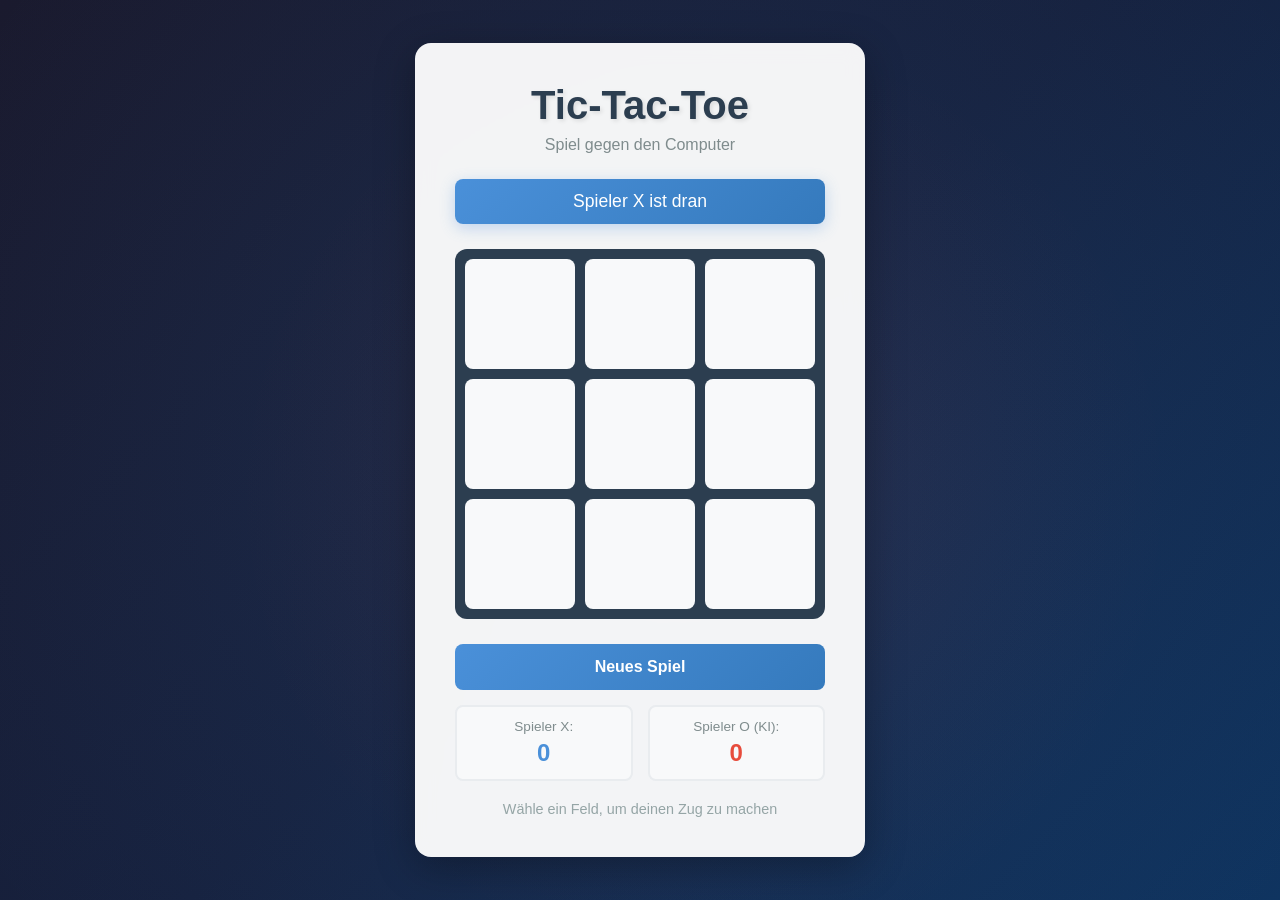
<file: index.html>
<!DOCTYPE html>
<html lang="de">
<head>
    <meta charset="UTF-8">
    <meta name="viewport" content="width=device-width, initial-scale=1.0">
    <title>Tic-Tac-Toe</title>
    <link rel="stylesheet" href="styles.css">
</head>
<body>
    <div class="background">
        <div class="game-container">
            <header class="game-header">
                <h1>Tic-Tac-Toe</h1>
                <p class="subtitle">Spiel gegen den Computer</p>
            </header>
            
            <div class="status-display">
                <span id="status-text">Spieler X ist dran</span>
            </div>
            
            <div class="game-board" id="game-board">
                <button class="cell" data-index="0"></button>
                <button class="cell" data-index="1"></button>
                <button class="cell" data-index="2"></button>
                <button class="cell" data-index="3"></button>
                <button class="cell" data-index="4"></button>
                <button class="cell" data-index="5"></button>
                <button class="cell" data-index="6"></button>
                <button class="cell" data-index="7"></button>
                <button class="cell" data-index="8"></button>
            </div>
            
            <div class="game-controls">
                <button id="restart-btn" class="btn">Neues Spiel</button>
                <div class="score-board">
                    <div class="score">
                        <span class="score-label">Spieler X:</span>
                        <span id="score-x">0</span>
                    </div>
                    <div class="score">
                        <span class="score-label">Spieler O (KI):</span>
                        <span id="score-o">0</span>
                    </div>
                </div>
            </div>
            
            <footer class="game-footer">
                <p>Wähle ein Feld, um deinen Zug zu machen</p>
            </footer>
        </div>
    </div>
    
    <script src="script.js"></script>
</body>
</html>
</file>
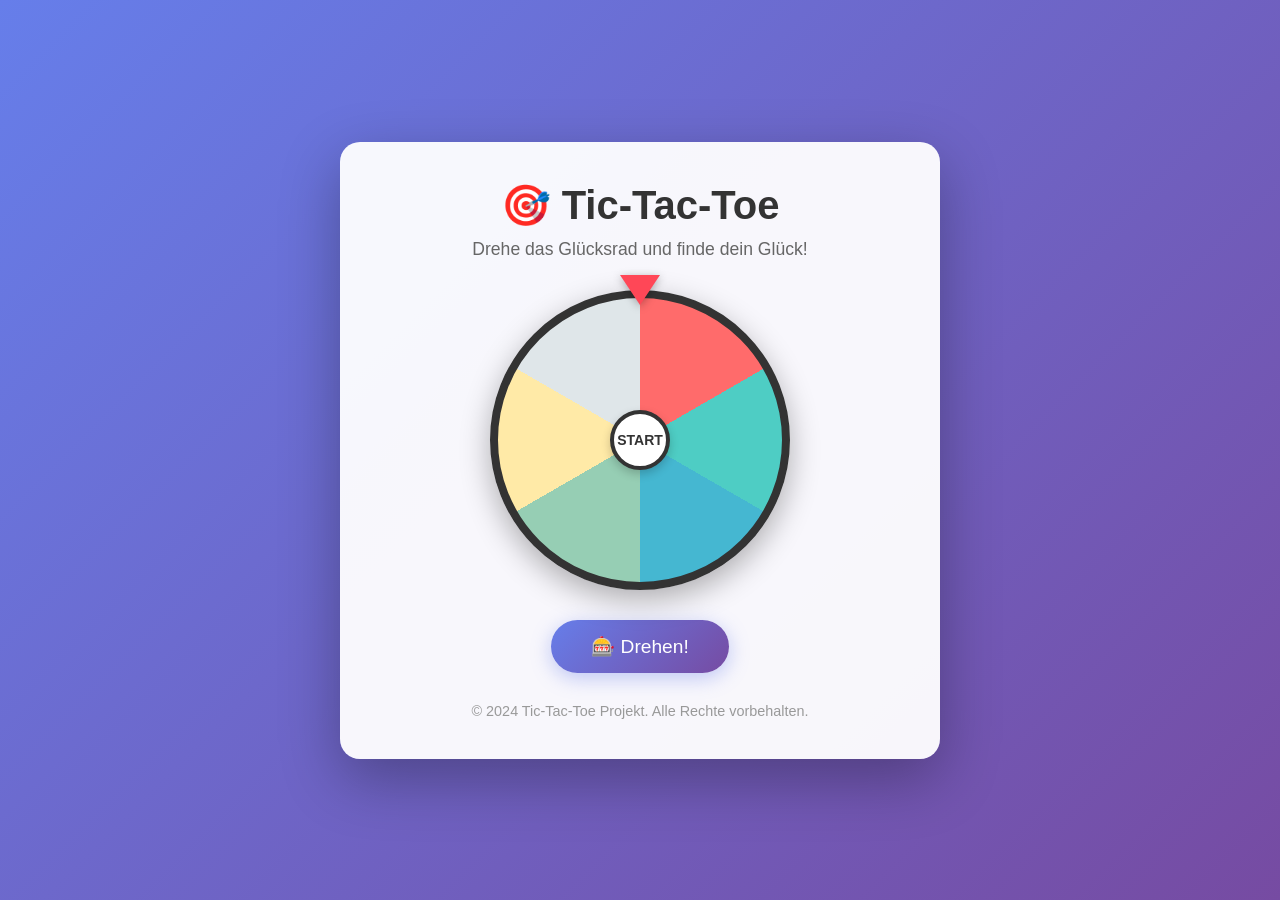
<file: glücksrad-web-app/index.html>
<!DOCTYPE html>
<html lang="de">
<head>
    <meta charset="UTF-8">
    <meta name="viewport" content="width=device-width, initial-scale=1.0">
    <meta name="description" content="Tic-Tac-Toe Spiel mit Glücksrad - Ein interaktives Spiel für Jung und Alt">
    <meta name="author" content="Development Team">
    <meta name="keywords" content="Tic-Tac-Toe, Spiel, Glücksrad, Python, Desktop-Anwendung">
    
    <title>Tic-Tac-Toe mit Glücksrad</title>
    
    <style>
        /* CSS Reset und Basis-Styles */
        * {
            margin: 0;
            padding: 0;
            box-sizing: border-box;
        }
        
        body {
            font-family: 'Segoe UI', Tahoma, Geneva, Verdana, sans-serif;
            background: linear-gradient(135deg, #667eea 0%, #764ba2 100%);
            min-height: 100vh;
            display: flex;
            justify-content: center;
            align-items: center;
            padding: 20px;
        }
        
        .container {
            background-color: rgba(255, 255, 255, 0.95);
            border-radius: 20px;
            box-shadow: 0 20px 60px rgba(0, 0, 0, 0.3);
            padding: 40px;
            max-width: 600px;
            width: 100%;
            text-align: center;
        }
        
        h1 {
            color: #333;
            margin-bottom: 10px;
            font-size: 2.5rem;
        }
        
        .subtitle {
            color: #666;
            margin-bottom: 30px;
            font-size: 1.1rem;
        }
        
        /* Glücksrad Container */
        .wheel-container {
            position: relative;
            width: 300px;
            height: 300px;
            margin: 0 auto 30px;
        }
        
        .wheel {
            width: 100%;
            height: 100%;
            border-radius: 50%;
            background: conic-gradient(
                #ff6b6b 0deg 60deg,
                #4ecdc4 60deg 120deg,
                #45b7d1 120deg 180deg,
                #96ceb4 180deg 240deg,
                #ffeaa7 240deg 300deg,
                #dfe6e9 300deg 360deg
            );
            border: 8px solid #333;
            box-shadow: 0 10px 30px rgba(0, 0, 0, 0.3);
            transition: transform 3s cubic-bezier(0.17, 0.67, 0.12, 0.99);
            cursor: pointer;
        }
        
        .wheel:hover {
            transform: scale(1.02);
        }
        
        .wheel-pointer {
            position: absolute;
            top: -15px;
            left: 50%;
            transform: translateX(-50%);
            width: 0;
            height: 0;
            border-left: 20px solid transparent;
            border-right: 20px solid transparent;
            border-top: 30px solid #ff4757;
            z-index: 10;
            filter: drop-shadow(0 2px 4px rgba(0, 0, 0, 0.3));
        }
        
        .wheel-center {
            position: absolute;
            top: 50%;
            left: 50%;
            transform: translate(-50%, -50%);
            width: 60px;
            height: 60px;
            background-color: #fff;
            border-radius: 50%;
            border: 4px solid #333;
            display: flex;
            justify-content: center;
            align-items: center;
            font-weight: bold;
            font-size: 14px;
            color: #333;
            box-shadow: 0 4px 10px rgba(0, 0, 0, 0.2);
        }
        
        /* Button Styles */
        .spin-button {
            background: linear-gradient(135deg, #667eea 0%, #764ba2 100%);
            color: white;
            border: none;
            padding: 15px 40px;
            font-size: 1.2rem;
            border-radius: 30px;
            cursor: pointer;
            transition: all 0.3s ease;
            box-shadow: 0 5px 20px rgba(102, 126, 234, 0.4);
        }
        
        .spin-button:hover {
            transform: translateY(-2px);
            box-shadow: 0 8px 25px rgba(102, 126, 234, 0.6);
        }
        
        .spin-button:active {
            transform: translateY(0);
        }
        
        .spin-button:disabled {
            background: #ccc;
            cursor: not-allowed;
            box-shadow: none;
        }
        
        /* Ergebnis-Anzeige */
        .result {
            margin-top: 20px;
            padding: 15px;
            border-radius: 10px;
            background-color: #f8f9fa;
            display: none;
        }
        
        .result.show {
            display: block;
            animation: fadeIn 0.5s ease;
        }
        
        .result-text {
            font-size: 1.3rem;
            color: #333;
            font-weight: bold;
        }
        
        @keyframes fadeIn {
            from { opacity: 0; transform: translateY(-10px); }
            to { opacity: 1; transform: translateY(0); }
        }
        
        /* Footer */
        .footer {
            margin-top: 30px;
            color: #999;
            font-size: 0.9rem;
        }
        
        .footer a {
            color: #667eea;
            text-decoration: none;
        }
        
        .footer a:hover {
            text-decoration: underline;
        }
    </style>
</head>
<body>
    <div class="container">
        <h1>🎯 Tic-Tac-Toe</h1>
        <p class="subtitle">Drehe das Glücksrad und finde dein Glück!</p>
        
        <!-- Glücksrad Container -->
        <div class="wheel-container">
            <div class="wheel-pointer"></div>
            <div class="wheel" id="wheel" role="img" aria-label="Glücksrad"></div>
            <div class="wheel-center">START</div>
        </div>
        
        <!-- Spin Button -->
        <button class="spin-button" id="spinBtn" onclick="spinWheel()">
            🎰 Drehen!
        </button>
        
        <!-- Ergebnis Anzeige -->
        <div class="result" id="result">
            <p class="result-text" id="resultText"></p>
        </div>
        
        <!-- Footer -->
        <footer class="footer">
            <p>&copy; 2024 Tic-Tac-Toe Projekt. Alle Rechte vorbehalten.</p>
        </footer>
    </div>
    
    <script>
        // Glücksrad Konfiguration
        const wheel = document.getElementById('wheel');
        const spinBtn = document.getElementById('spinBtn');
        const result = document.getElementByResult('result');
        const resultText = document.getElementById('resultText');
        
        // Segmente des Glücksrads
        const segments = [
            'X', 'O', 'Nochmal', 'O', 'X', 'Freilos'
        ];
        
        // Farben für die Segmente
        const colors = [
            '#ff6b6b', '#4ecdc4', '#45b7d1', 
            '#96ceb4', '#ffeaa7', '#dfe6e9'
        ];
        
        let currentRotation = 0;
        let isSpinning = false;
        
        /**
         * Dreht das Glücksrad
         */
        function spinWheel() {
            if (isSpinning) return;
            
            isSpinning = true;
            spinBtn.disabled = true;
            result.classList.remove('show');
            
            // Zufällige Drehung zwischen 5 und 10 Umdrehungen
            const spins = Math.floor(Math.random() * 5) + 5;
            const degrees = Math.floor(Math.random() * 360);
            const totalRotation = currentRotation + (spins * 360) + degrees;
            
            // CSS Transformation anwenden
            wheel.style.transform = `rotate(${totalRotation}deg)`;
            currentRotation = totalRotation;
            
            // Nach der Animation das Ergebnis anzeigen
            setTimeout(() => {
                showResult(degrees);
                isSpinning = false;
                spinBtn.disabled = false;
            }, 3000);
        }
        
        /**
         * Zeigt das Ergebnis an
         * @param {number} degrees - Der Gradwinkel der Landung
         */
        function showResult(degrees) {
            // Berechne welches Segment gewonnen hat
            const segmentAngle = 360 / segments.length;
            const winningIndex = Math.floor(((degrees % 360) + segmentAngle / 2) / segmentAngle) % segments.length;
            const winningSegment = segments[winningIndex];
            
            resultText.textContent = `Ergebnis: ${winningSegment}`;
            result.classList.add('show');
        }
        
        // Keyboard Accessibility
        document.addEventListener('keydown', (e) => {
            if (e.code === 'Space' && !isSpinning) {
                e.preventDefault();
                spinWheel();
            }
        });
    </script>
</body>
</html>
</file>
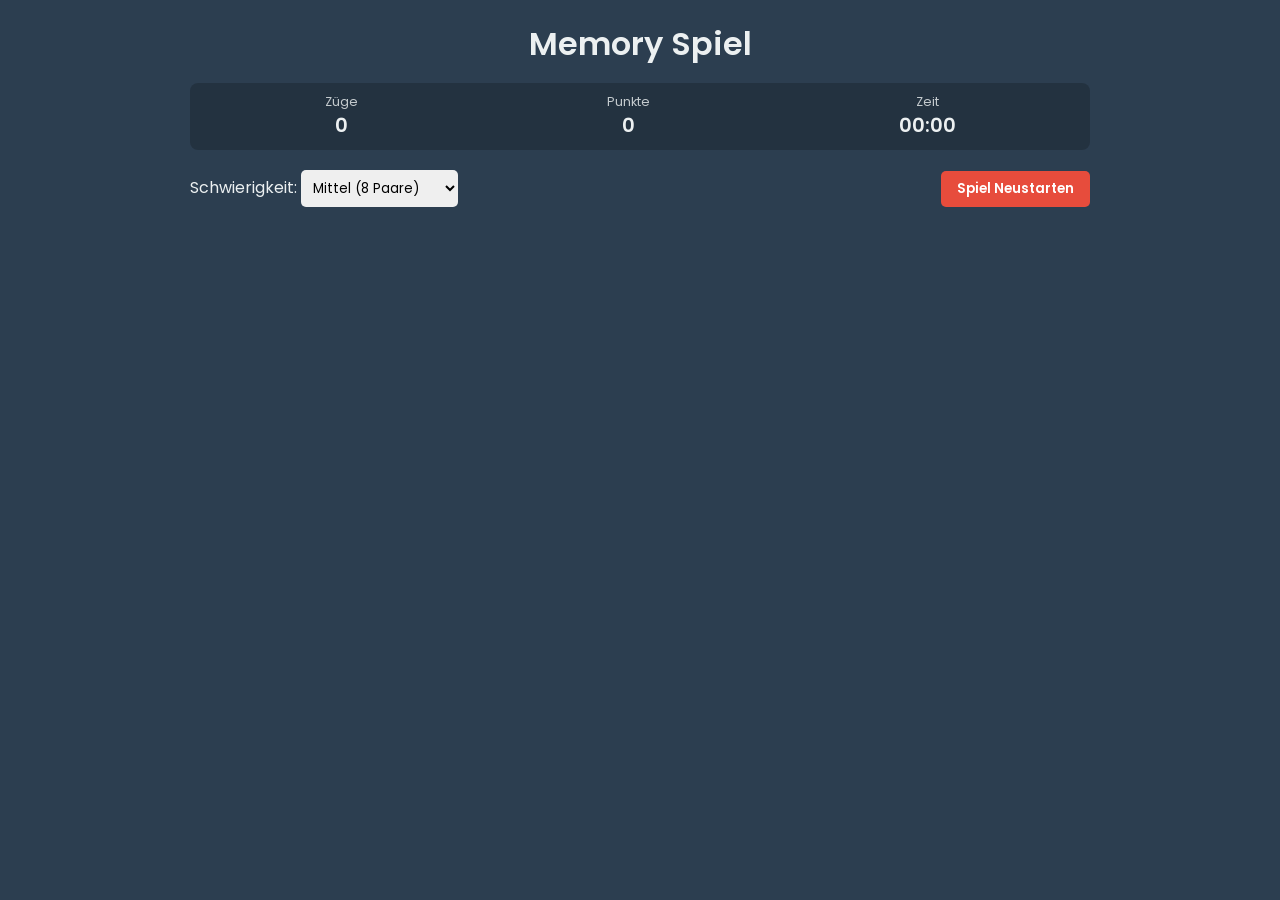
<file: projects/idle/20260427-0755-we-need-to-produce-a-project-description/index.html>
<!DOCTYPE html>
<html lang="de">
<head>
    <meta charset="UTF-8">
    <meta name="viewport" content="width=device-width, initial-scale=1.0">
    <title>Memory Spiel - Interaktiv</title>
    <link rel="stylesheet" href="style.css">
    <!-- Optional: Google Font für schöne Typografie -->
    <link href="https://fonts.googleapis.com/css2?family=Poppins:wght@400;600&display=swap" rel="stylesheet">
</head>
<body>

    <div class="container">
        <!-- Header Bereich: Titel und Statistiken -->
        <header>
            <h1>Memory Spiel</h1>
            <div class="stats-container">
                <div class="stat-box">
                    <span class="label">Züge</span>
                    <span id="moves" class="value">0</span>
                </div>
                <div class="stat-box">
                    <span class="label">Punkte</span>
                    <span id="score" class="value">0</span>
                </div>
                <div class="stat-box">
                    <span class="label">Zeit</span>
                    <span id="timer" class="value">00:00</span>
                </div>
            </div>
        </header>

        <!-- Steuerungsbereich: Schwierigkeit und Neustart -->
        <div class="controls">
            <div class="difficulty-selector">
                <label for="difficulty">Schwierigkeit:</label>
                <select id="difficulty">
                    <option value="6">Einfach (6 Paare)</option>
                    <option value="8" selected>Mittel (8 Paare)</option>
                    <option value="12">Schwer (12 Paare)</option>
                </select>
            </div>
            <button id="restart-btn" class="btn">Spiel Neustarten</button>
        </div>

        <!-- Spielbrett (Grid) -->
        <div class="game-board" id="game-board">
            <!-- Karten werden hier per JavaScript eingefügt -->
        </div>
        
        <!-- Siegesnachricht (versteckt) -->
        <div id="win-message" class="win-message hidden">
            <h2>Herzlichen Glückwunsch!</h2>
            <p>Du hast gewonnen!</p>
        </div>
    </div>

    <script src="script.js"></script>
</body>
</html>
</file>
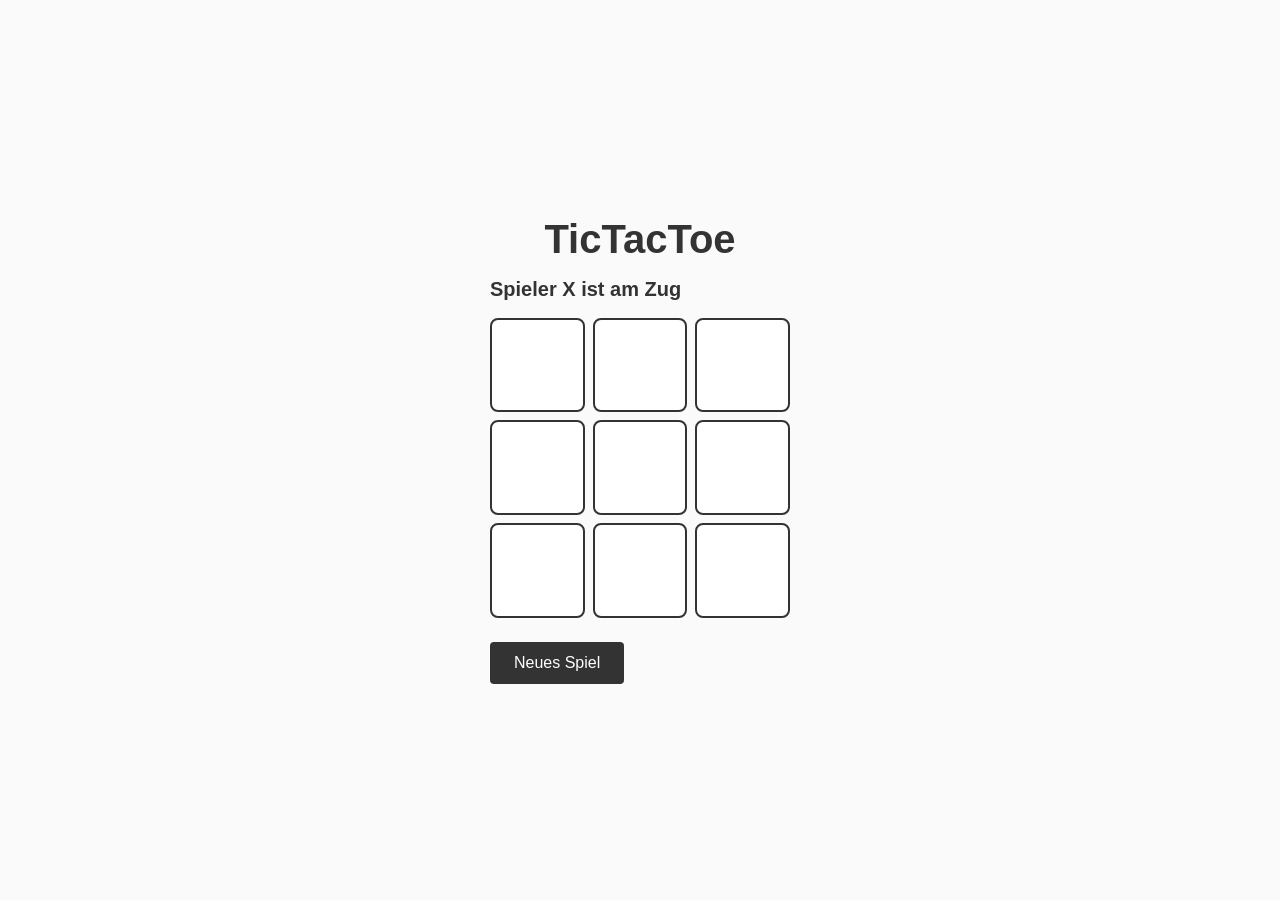
<file: projects/user/20260427-0501-eine-html-seite-auf-der-man-tictactoe-sp/index.html>
<!DOCTYPE html>
<html lang="de">
<head>
    <meta charset="UTF-8">
    <meta name="viewport" content="width=device-width, initial-scale=1.0">
    <title>TicTacToe</title>
    <link rel="stylesheet" href="style.css">
</head>
<body>

    <header>
        <h1 id="title">TicTacToe</h1>
    </header>

    <main>
        <!-- Statusbereich: Wichtig für Screen Reader (aria-live) -->
        <div id="status" aria-live="polite">Spieler X ist am Zug</div>

        <!-- Spielbrett: 3x3 Grid -->
        <section id="board" aria-label="Spielbrett">
            <!-- Buttons werden durch JavaScript generiert -->
        </section>

        <!-- Reset Button -->
        <button id="reset-btn" aria-label="Spiel zurücksetzen">Neues Spiel</button>
    </main>

    <script src="script.js"></script>
</body>
</html>
</file>
<file: styles.css>
/* Grundlegendes Reset und Variablen */
:root {
    --primary-color: #4a90d9;
    --secondary-color: #2c3e50;
    --accent-color: #e74c3c;
    --background-gradient-start: #1a1a2e;
    --background-gradient-end: #16213e;
    --container-bg: rgba(255, 255, 255, 0.95);
    --cell-bg: #f8f9fa;
    --cell-hover: #e9ecef;
    --text-color: #2c3e50;
    --shadow: 0 10px 40px rgba(0, 0, 0, 0.3);
    --border-radius: 16px;
}

* {
    margin: 0;
    padding: 0;
    box-sizing: border-box;
}

body {
    font-family: 'Segoe UI', Tahoma, Geneva, Verdana, sans-serif;
    min-height: 100vh;
    display: flex;
    justify-content: center;
    align-items: center;
}

/* Hintergrund mit animiertem Effekt */
.background {
    width: 100%;
    min-height: 100vh;
    background: linear-gradient(135deg, var(--background-gradient-start) 0%, var(--background-gradient-end) 50%, #0f3460 100%);
    display: flex;
    justify-content: center;
    align-items: center;
    padding: 20px;
    position: relative;
    overflow: hidden;
}

/* Dekorative Hintergrund-Elemente */
.background::before {
    content: '';
    position: absolute;
    top: -50%;
    left: -50%;
    width: 200%;
    height: 200%;
    background: radial-gradient(circle, rgba(74, 144, 217, 0.1) 0%, transparent 50%);
    animation: rotate 20s linear infinite;
}

.background::after {
    content: '';
    position: absolute;
    bottom: -30%;
    right: -30%;
    width: 150%;
    height: 150%;
    background: radial-gradient(circle, rgba(231, 76, 60, 0.08) 0%, transparent 40%);
    animation: rotate 15s linear infinite reverse;
}

@keyframes rotate {
    from {
        transform: rotate(0deg);
    }
    to {
        transform: rotate(360deg);
    }
}

/* Spiel-Container */
.game-container {
    background: var(--container-bg);
    border-radius: var(--border-radius);
    box-shadow: var(--shadow);
    padding: 40px;
    max-width: 450px;
    width: 100%;
    position: relative;
    z-index: 1;
    backdrop-filter: blur(10px);
}

/* Header */
.game-header {
    text-align: center;
    margin-bottom: 25px;
}

.game-header h1 {
    color: var(--secondary-color);
    font-size: 2.5rem;
    font-weight: 700;
    margin-bottom: 8px;
    text-shadow: 2px 2px 4px rgba(0, 0, 0, 0.1);
}

.subtitle {
    color: #7f8c8d;
    font-size: 1rem;
    font-weight: 400;
}

/* Status-Anzeige */
.status-display {
    background: linear-gradient(135deg, var(--primary-color), #357abd);
    color: white;
    padding: 12px 20px;
    border-radius: 8px;
    text-align: center;
    margin-bottom: 25px;
    font-size: 1.1rem;
    font-weight: 500;
    box-shadow: 0 4px 15px rgba(74, 144, 217, 0.3);
}

/* Spielbrett */
.game-board {
    display: grid;
    grid-template-columns: repeat(3, 1fr);
    gap: 10px;
    margin-bottom: 25px;
    background: var(--secondary-color);
    padding: 10px;
    border-radius: 12px;
}

.cell {
    aspect-ratio: 1;
    background: var(--cell-bg);
    border: none;
    border-radius: 8px;
    font-size: 3rem;
    font-weight: 700;
    cursor: pointer;
    transition: all 0.3s ease;
    display: flex;
    justify-content: center;
    align-items: center;
    color: var(--secondary-color);
}

.cell:hover:not(.taken) {
    background: var(--cell-hover);
    transform: scale(1.02);
    box-shadow: 0 4px 12px rgba(0, 0, 0, 0.15);
}

.cell.taken {
    cursor: not-allowed;
}

.cell.x {
    color: var(--primary-color);
}

.cell.o {
    color: var(--accent-color);
}

/* Gewonnene Zellen hervorheben */
.cell.winner {
    background: linear-gradient(135deg, #2ecc71, #27ae60);
    color: white;
    animation: pulse 0.5s ease-in-out;
}

@keyframes pulse {
    0%, 100% {
        transform: scale(1);
    }
    50% {
        transform: scale(1.05);
    }
}

/* Spielsteuerung */
.game-controls {
    display: flex;
    flex-direction: column;
    gap: 15px;
}

.btn {
    background: linear-gradient(135deg, var(--primary-color), #357abd);
    color: white;
    border: none;
    padding: 14px 28px;
    border-radius: 8px;
    font-size: 1rem;
    font-weight: 600;
    cursor: pointer;
    transition: all 0.3s ease;
    width: 100%;
}

.btn:hover {
    background: linear-gradient(135deg, #357abd, #2c6cb3);
    transform: translateY(-2px);
    box-shadow: 0 6px 20px rgba(74, 144, 217, 0.4);
}

.btn:active {
    transform: translateY(0);
}

/* Punktestand */
.score-board {
    display: flex;
    justify-content: space-between;
    gap: 15px;
}

.score {
    flex: 1;
    background: #f8f9fa;
    padding: 12px;
    border-radius: 8px;
    text-align: center;
    border: 2px solid #e9ecef;
}

.score-label {
    display: block;
    font-size: 0.85rem;
    color: #7f8c8d;
    margin-bottom: 5px;
}

.score span:last-child {
    font-size: 1.5rem;
    font-weight: 700;
    color: var(--secondary-color);
}

#score-x {
    color: var(--primary-color) !important;
}

#score-o {
    color: var(--accent-color) !important;
}

/* Footer */
.game-footer {
    margin-top: 20px;
    text-align: center;
}

.game-footer p {
    color: #95a5a6;
    font-size: 0.9rem;
}

/* Responsive Anpassungen */
@media (max-width: 480px) {
    .game-container {
        padding: 25px;
    }
    
    .game-header h1 {
        font-size: 2rem;
    }
    
    .cell {
        font-size: 2.5rem;
    }
    
    .score-board {
        flex-direction: column;
    }
}
</file>
<file: projects/idle/20260427-0755-we-need-to-produce-a-project-description/style.css>
/* --- Grundlegendes Reset und Variablen --- */
:root {
    --bg-color: #2c3e50;
    --card-back: #34495e;
    --card-front: #ecf0f1;
    --accent: #e74c3c;
    --text-color: #ecf0f1;
    --font-main: 'Poppins', sans-serif;
}

* {
    box-sizing: border-box;
    margin: 0;
    padding: 0;
}

body {
    font-family: var(--font-main);
    background-color: var(--bg-color);
    color: var(--text-color);
    display: flex;
    justify-content: center;
    min-height: 100vh;
    padding: 20px;
}

.container {
    width: 100%;
    max-width: 900px;
    display: flex;
    flex-direction: column;
    align-items: center;
}

/* --- Header & Stats --- */
header {
    text-align: center;
    margin-bottom: 20px;
    width: 100%;
}

h1 {
    margin-bottom: 15px;
    font-weight: 600;
}

.stats-container {
    display: flex;
    justify-content: space-around;
    background: rgba(0, 0, 0, 0.2);
    padding: 10px;
    border-radius: 8px;
    width: 100%;
}

.stat-box {
    display: flex;
    flex-direction: column;
    align-items: center;
}

.label {
    font-size: 0.8rem;
    opacity: 0.8;
}

.value {
    font-size: 1.2rem;
    font-weight: 600;
}

/* --- Controls --- */
.controls {
    display: flex;
    justify-content: space-between;
    align-items: center;
    width: 100%;
    margin-bottom: 20px;
    flex-wrap: wrap;
    gap: 10px;
}

select {
    padding: 8px;
    border-radius: 5px;
    border: none;
    font-family: inherit;
    cursor: pointer;
}

.btn {
    padding: 8px 16px;
    background-color: var(--accent);
    color: white;
    border: none;
    border-radius: 5px;
    cursor: pointer;
    font-family: inherit;
    font-weight: 600;
    transition: background 0.3s;
}

.btn:hover {
    background-color: #c0392b;
}

/* --- Game Board (Grid) --- */
.game-board {
    display: grid;
    grid-gap: 10px;
    width: 100%;
    perspective: 1000px; /* Wichtig für 3D Flip */
}

/* Responsive Grid Anpassungen */
@media (max-width: 600px) {
    .game-board {
        grid-template-columns: repeat(3, 1fr); /* Mobile: 3 Spalten */
    }
}

@media (min-width: 601px) and (max-width: 900px) {
    .game-board {
        grid-template-columns: repeat(4, 1fr); /* Tablet: 4 Spalten */
    }
}

@media (min-width: 901px) {
    .game-board {
        grid-template-columns: repeat(4, 1fr); /* Desktop: 4 Spalten (oder mehr je nach Kartenanzahl) */
    }
}

/* --- Card Styles --- */
.card {
    background-color: transparent;
    aspect-ratio: 3 / 4; /* Kartenformat */
    cursor: pointer;
    position: relative;
    transform-style: preserve-3d;
    transition: transform 0.5s;
}

.card.flip {
    transform: rotateY(180deg);
}

/* Um zu verhindern, dass doppelt geklickt wird */
.card.disabled {
    pointer-events: none;
}

.card-face {
    position: absolute;
    width: 100%;
    height: 100%;
    backface-visibility: hidden; /* Versteckt die Rückseite bei Rotation */
    display: flex;
    justify-content: center;
    align-items: center;
    border-radius: 8px;
    box-shadow: 0 4px 6px rgba(0,0,0,0.3);
    font-size: 2rem; /* Größe des Emojis/Bildes */
    user-select: none;
}

.card-front {
    background-color: var(--card-front);
    transform: rotateY(180deg); /* Vorderseite ist initially gedreht */
    color: #333;
}

.card-back {
    background-color: var(--card-back);
    background-image: url('data:image/svg+xml;utf8,<svg width="20" height="20" viewBox="0 0 20 20" xmlns="http://www.w3.org/2000/svg"><circle cx="10" cy="10" r="2" fill="rgba(255,255,255,0.2)"/></svg>'); /* Einfaches Muster */
}

/* --- Win Message --- */
.win-message {
    margin-top: 20px;
    text-align: center;
    color: #2ecc71;
    animation: fadeIn 0.5s;
}

.hidden {
    display: none;
}

@keyframes fadeIn {
    from { opacity: 0; }
    to { opacity: 1; }
}
</file>
<file: projects/user/20260427-0501-eine-html-seite-auf-der-man-tictactoe-sp/style.css>
/* --- Reset & Basis-Styles --- */
* {
    box-sizing: border-box;
    margin: 0;
    padding: 0;
}

body {
    font-family: 'Segoe UI', Tahoma, Geneva, Verdana, sans-serif;
    background-color: #fafafa;
    color: #333;
    display: flex;
    flex-direction: column;
    align-items: center;
    justify-content: center;
    min-height: 100vh;
    padding: 2rem;
}

h1 {
    margin-bottom: 1rem;
    font-size: 2.5rem;
}

/* --- Statusanzeige --- */
#status {
    margin-bottom: 1rem;
    font-size: 1.25rem;
    font-weight: bold;
    min-height: 1.5rem; /* Verhindert Springen bei leerer Meldung */
}

/* --- Spielbrett (Grid) --- */
#board {
    display: grid;
    grid-template-columns: repeat(3, 1fr);
    gap: 0.5rem;
    width: 300px;
    aspect-ratio: 1 / 1; /* Quadratisch */
    margin-bottom: 1.5rem;
}

/* --- Zellen (Buttons) --- */
#board button {
    background-color: #fff;
    border: 2px solid #333;
    border-radius: 8px;
    font-size: 2.5rem;
    font-weight: bold;
    cursor: pointer;
    display: flex;
    align-items: center;
    justify-content: center;
    color: #333;
    transition: background-color 0.2s, transform 0.1s;
    /* Sicherstellen, dass Buttons groß genug für Touch sind */
    min-width: 44px;
    min-height: 44px;
}

/* Hover-Effekt für Mausnutzer */
#board button:hover:not(:disabled) {
    background-color: #f0f0f0;
}

/* Fokus-Status für Tastaturnavigation (Barrierefreiheit) */
#board button:focus-visible {
    outline: 3px solid #0066cc;
    outline-offset: 2px;
}

/* --- Zustände --- */
/* Gewonnene Zellen */
#board button.win {
    background-color: #c8e6c9; /* Hellgrün */
    border-color: #2e7d32;
}

/* Deaktivierte Zellen (belegt oder Spiel vorbei) */
#board button:disabled {
    cursor: default;
    opacity: 0.8;
}

/* --- Reset Button --- */
#reset-btn {
    padding: 0.75rem 1.5rem;
    font-size: 1rem;
    background-color: #333;
    color: #fff;
    border: none;
    border-radius: 4px;
    cursor: pointer;
    transition: background-color 0.2s;
}

#reset-btn:hover {
    background-color: #555;
}

#reset-btn:focus-visible {
    outline: 3px solid #0066cc;
    outline-offset: 2px;
}

/* --- Responsivität --- */
@media (max-width: 400px) {
    #board {
        width: 90vw; /* Nimmt 90% der Breite auf kleinen Screens */
    }
    
    h1 {
        font-size: 2rem;
    }
}
</file>
